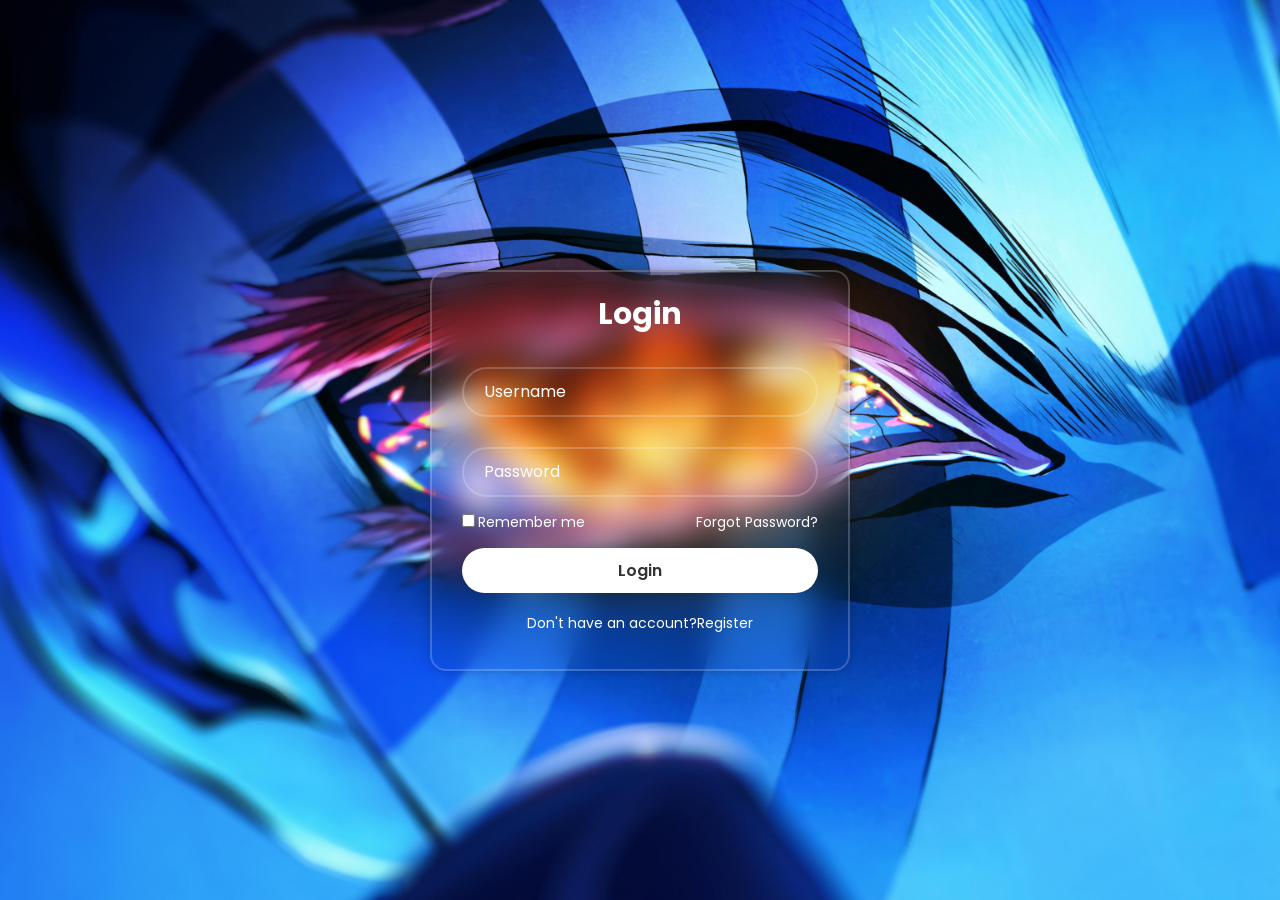
<file: Day 4/index.html>
<!DOCTYPE html>
<html lang="en">
<head>
    <meta charset="UTF-8">
    <title>Modern Glassmorphism Login Form</title>
    <link rel="stylesheet" href="style.css">
    
</head>
<body>
    <div class="wrapper">
        <form action="">
            <h1>Login</h1>
            <div class="input-box">
                <input type="text" placeholder="Username" required>
                <i class="bx bxs-user"></i>
            </div>
            <div class="input-box">
                <input type="password" placeholder="Password" required>
                <i class="bx bx-user"></i>
            </div>
            <div class="remember-forgot">
                <label><input type="checkbox">Remember me</label>
                <a href="#">Forgot Password?</a>
            </div>
            <button type="submit" class="btn">Login</button>
            <div class="register-link">
                <p>Don't have an account?<a href="#">Register</a></p>
            </div>
        </form>
    </div>
</body>
</html>
</file>
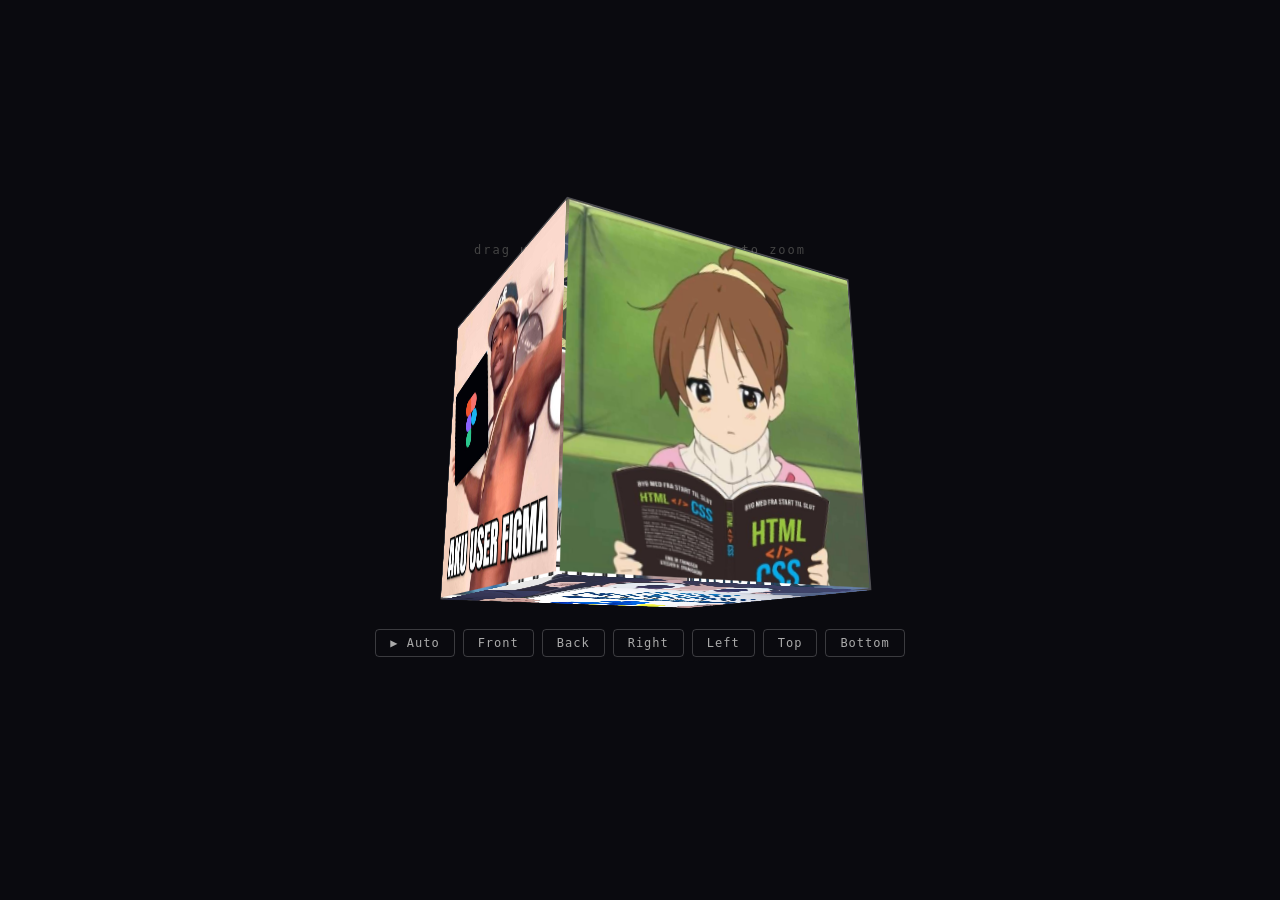
<file: Day 5/rev 2/index.html>
<!DOCTYPE html>
<html lang="en">
<head>
    <meta charset="UTF-8">
    <meta name="viewport" content="width=device-width, initial-scale=1.0">
    <title>3D Cube</title>
    <link rel="stylesheet" href="style.css">
</head>
<body>
    <div class="wrapper">
        <p class="hint">drag untuk rotate &nbsp;|&nbsp; Scroll to zoom</p>
        <div class="scene">
            <div class="cube" id="cube">
                <div class="front"><img src="1front.jpg" alt="front"></div>
                <div class="back"><img src="2back.jpg" alt="back"></div>
                <div class="right"><img src="3right.jpg" alt="right"></div>
                <div class="left"><img src="4left.jpg" alt="left"></div>
                <div class="top"><img src="5top.jpg" alt="top"></div>
                <div class="bottom"><img src="6bottom.jpg" alt="bottom"></div>
            </div>
        </div>
        <div class="controls">
            <button onclick="setView(15,0)">▶ Auto</button>
            <button onclick="setView(0,0)">Front</button>
            <button onclick="setView(0,180)">Back</button>
            <button onclick="setView(0,90)">Right</button>
            <button onclick="setView(0,-90)">Left</button>
            <button onclick="setView(90,0)">Top</button>
            <button onclick="setView(-90,0)">Bottom</button>
        </div>
    </div>

    <script src="script.js"></script>
</body>
</html>
</file>
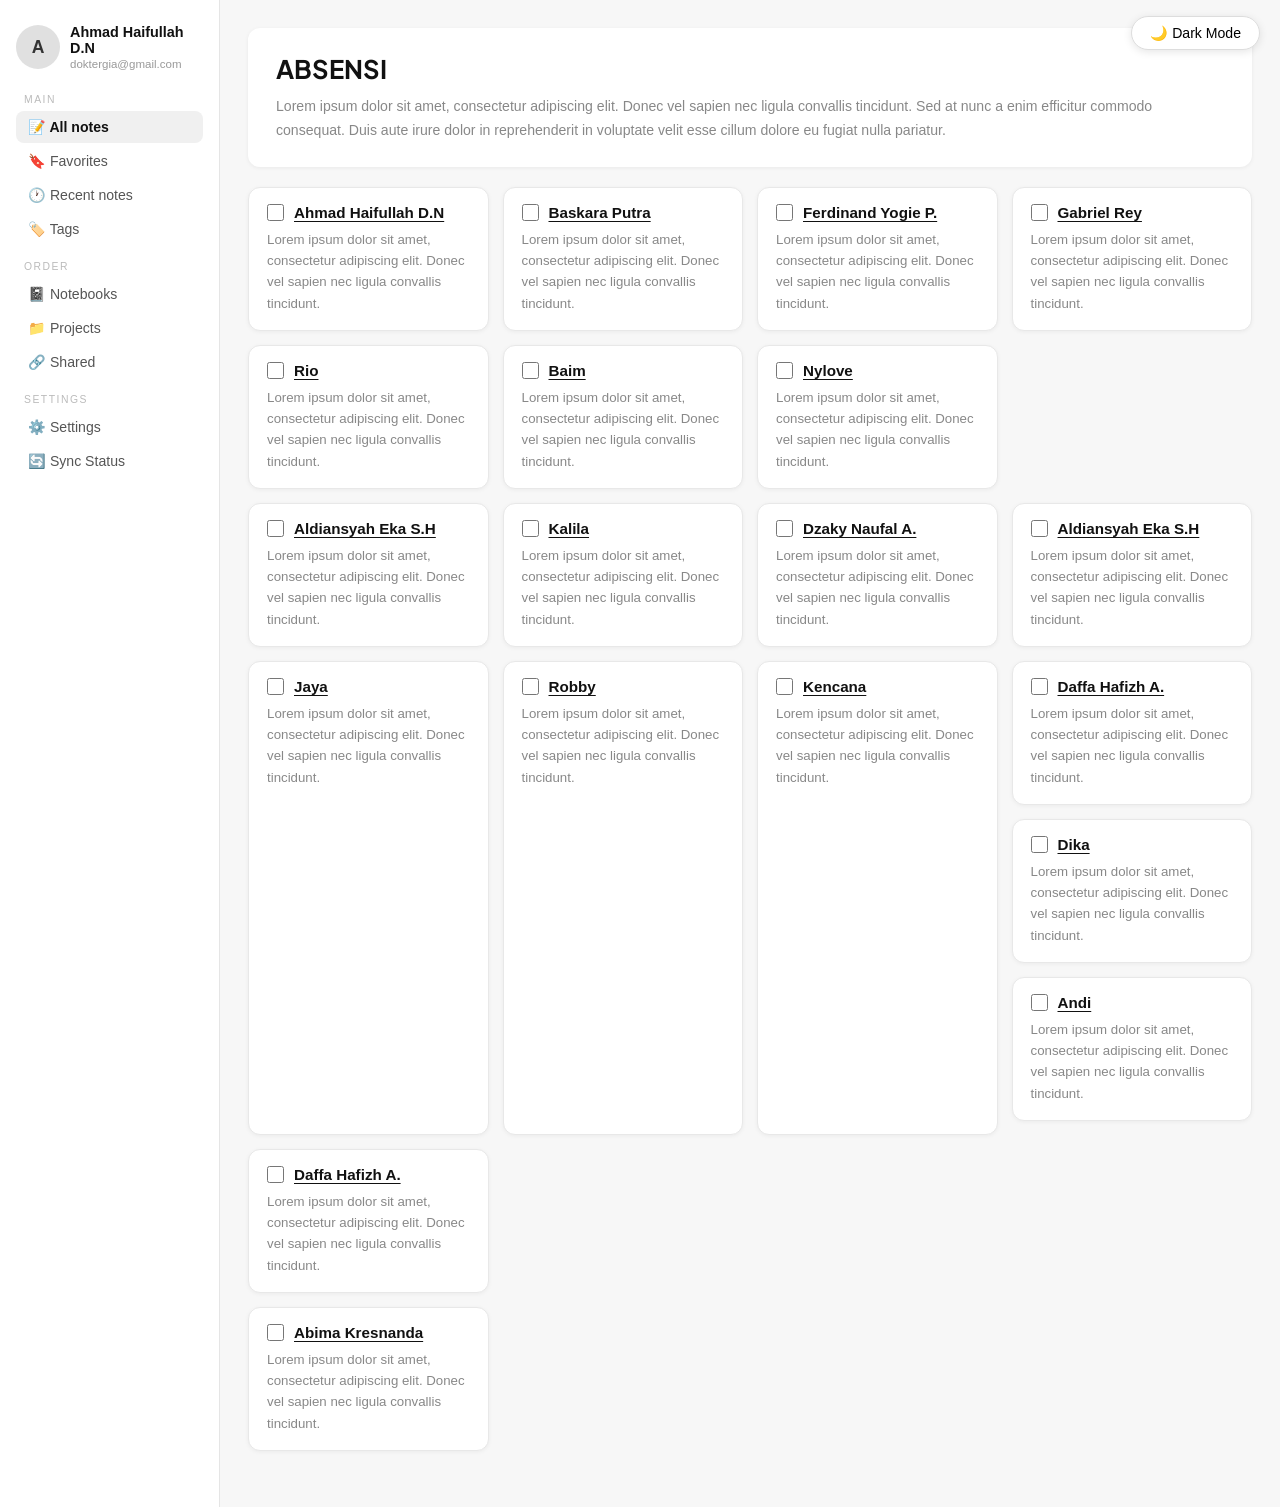
<file: Day 1/rev/Day 1.html>
<!DOCTYPE html>
<html lang="en">
  <head>
    <meta charset="UTF-8" />
    <title>My Canva App</title>
    <link rel="stylesheet" href="styles.css" />
    <link href="https://fonts.googleapis.com/css2?family=Plus+Jakarta+Sans:wght@300;400;600;700&display=swap" rel="stylesheet" />
  </head>
  <body>

    <!-- Tombol Dark/Light Mode -->
    <button id="toggleBtn" onclick="toggleMode()">🌙 Dark Mode</button>

    <!-- Wrapper utama -->
    <div class="container">

      <!-- SIDEBAR -->
      <div class="sidebar">
        <div class="profile">
          <div class="avatar">A</div>
          <div>
            <p class="nama">Ahmad Haifullah D.N</p>
            <p class="email">doktergia@gmail.com</p>
          </div>
        </div>

        <p class="menu-label">MAIN</p>
        <ul class="menu">
          <li class="active">📝 All notes</li>
          <li>🔖 Favorites</li>
          <li>🕐 Recent notes</li>
          <li>🏷️ Tags</li>
        </ul>

        <p class="menu-label">ORDER</p>
        <ul class="menu">
          <li>📓 Notebooks</li>
          <li>📁 Projects</li>
          <li>🔗 Shared</li>
        </ul>

        <p class="menu-label">SETTINGS</p>
        <ul class="menu">
          <li>⚙️ Settings</li>
          <li>🔄 Sync Status</li>
        </ul>
      </div>

      <!-- KONTEN UTAMA -->
      <main>

        <!-- Header Absensi -->
        <div class="header-box">
          <h1>ABSENSI</h1>
          <p>
            Lorem ipsum dolor sit amet, consectetur adipiscing elit. Donec vel sapien
            nec ligula convallis tincidunt. Sed at nunc a enim efficitur commodo
            consequat. Duis aute irure dolor in reprehenderit in voluptate velit esse
            cillum dolore eu fugiat nulla pariatur.
          </p>
        </div>

        <!-- Baris 1 -->
        <div class="row">
          <div class="card">
            <label class="absen">
              <input type="checkbox" onchange="toggleAbsen(this)">
              <h4>Ahmad Haifullah D.N</h4>
            </label>
            <p>Lorem ipsum dolor sit amet, consectetur adipiscing elit. Donec vel sapien nec ligula convallis tincidunt.</p>
          </div>

          <div class="card">
            <label class="absen">
              <input type="checkbox" onchange="toggleAbsen(this)">
              <h4>Baskara Putra</h4>
            </label>
            <p>Lorem ipsum dolor sit amet, consectetur adipiscing elit. Donec vel sapien nec ligula convallis tincidunt.</p>
          </div>

          <div class="card">
            <label class="absen">
              <input type="checkbox" onchange="toggleAbsen(this)">
              <h4>Ferdinand Yogie P.</h4>
            </label>
            <p>Lorem ipsum dolor sit amet, consectetur adipiscing elit. Donec vel sapien nec ligula convallis tincidunt.</p>
          </div>

          <div class="card">
            <label class="absen">
              <input type="checkbox" onchange="toggleAbsen(this)">
              <h4>Gabriel Rey</h4>
            </label>
            <p>Lorem ipsum dolor sit amet, consectetur adipiscing elit. Donec vel sapien nec ligula convallis tincidunt.</p>
          </div>

          <div class="card">
            <label class="absen">
              <input type="checkbox" onchange="toggleAbsen(this)">
              <h4>Rio</h4>
            </label>
            <p>Lorem ipsum dolor sit amet, consectetur adipiscing elit. Donec vel sapien nec ligula convallis tincidunt.</p>
          </div>

          <div class="card">
            <label class="absen">
              <input type="checkbox" onchange="toggleAbsen(this)">
              <h4>Baim</h4>
            </label>
            <p>Lorem ipsum dolor sit amet, consectetur adipiscing elit. Donec vel sapien nec ligula convallis tincidunt.</p>
          </div>

          <div class="card">
            <label class="absen">
              <input type="checkbox" onchange="toggleAbsen(this)">
              <h4>Nylove</h4>
            </label>
            <p>Lorem ipsum dolor sit amet, consectetur adipiscing elit. Donec vel sapien nec ligula convallis tincidunt.</p>
          </div>
        </div>

        <!-- Baris 2 -->
        <div class="row">
          <div class="card">
            <label class="absen">
              <input type="checkbox" onchange="toggleAbsen(this)">
              <h4>Aldiansyah Eka S.H</h4>
            </label>
            <p>Lorem ipsum dolor sit amet, consectetur adipiscing elit. Donec vel sapien nec ligula convallis tincidunt.</p>
          </div>

          <div class="card">
            <label class="absen">
              <input type="checkbox" onchange="toggleAbsen(this)">
              <h4>Kalila</h4>
            </label>
            <p>Lorem ipsum dolor sit amet, consectetur adipiscing elit. Donec vel sapien nec ligula convallis tincidunt.</p>
          </div>

          <div class="card">
            <label class="absen">
              <input type="checkbox" onchange="toggleAbsen(this)">
              <h4>Dzaky Naufal A.</h4>
            </label>
            <p>Lorem ipsum dolor sit amet, consectetur adipiscing elit. Donec vel sapien nec ligula convallis tincidunt.</p>
          </div>
          
          <div class="card">
            <label class="absen">
              <input type="checkbox" onchange="toggleAbsen(this)">
              <h4>Aldiansyah Eka S.H</h4>
            </label>
            <p>Lorem ipsum dolor sit amet, consectetur adipiscing elit. Donec vel sapien nec ligula convallis tincidunt.</p>
          </div>

          <div class="card">
            <label class="absen">
              <input type="checkbox" onchange="toggleAbsen(this)">
              <h4>Jaya</h4>
            </label>
            <p>Lorem ipsum dolor sit amet, consectetur adipiscing elit. Donec vel sapien nec ligula convallis tincidunt.</p>
          </div>

          <div class="card">
            <label class="absen">
              <input type="checkbox" onchange="toggleAbsen(this)">
              <h4>Robby</h4>
            </label>
            <p>Lorem ipsum dolor sit amet, consectetur adipiscing elit. Donec vel sapien nec ligula convallis tincidunt.</p>
          </div>

          <div class="card">
            <label class="absen">
              <input type="checkbox" onchange="toggleAbsen(this)">
              <h4>Kencana</h4>
            </label>
            <p>Lorem ipsum dolor sit amet, consectetur adipiscing elit. Donec vel sapien nec ligula convallis tincidunt.</p>
          </div>

        <!-- Baris 3 -->
        <div class="row">
          <div class="card">
            <label class="absen">
              <input type="checkbox" onchange="toggleAbsen(this)">
              <h4>Daffa Hafizh A.</h4>
            </label>
            <p>Lorem ipsum dolor sit amet, consectetur adipiscing elit. Donec vel sapien nec ligula convallis tincidunt.</p>
          </div>

          <div class="card">
            <label class="absen">
              <input type="checkbox" onchange="toggleAbsen(this)">
              <h4>Dika</h4>
            </label>
            <p>Lorem ipsum dolor sit amet, consectetur adipiscing elit. Donec vel sapien nec ligula convallis tincidunt.</p>
          </div>

          <div class="card">
            <label class="absen">
              <input type="checkbox" onchange="toggleAbsen(this)">
              <h4>Andi</h4>
            </label>
            <p>Lorem ipsum dolor sit amet, consectetur adipiscing elit. Donec vel sapien nec ligula convallis tincidunt.</p>
          </div>
        </div>

        <!-- Baris 4 -->
        <div class="row">
          <div class="card">
            <label class="absen">
              <input type="checkbox" onchange="toggleAbsen(this)">
              <h4>Daffa Hafizh A.</h4>
            </label>
            <p>Lorem ipsum dolor sit amet, consectetur adipiscing elit. Donec vel sapien nec ligula convallis tincidunt.</p>
          </div>

          <div class="card">
            <label class="absen">
              <input type="checkbox" onchange="toggleAbsen(this)">
              <h4>Abima Kresnanda</h4>
            </label>
            <p>Lorem ipsum dolor sit amet, consectetur adipiscing elit. Donec vel sapien nec ligula convallis tincidunt.</p>
          </div>
        </div>

      </main>
    </div>

    <script src="script.js"></script>
  </body>
</html>
</file>
<file: Day 4/style.css>
@import url("https://fonts.googleapis.com/css2?family=Poppins:wght@300;400;600;700;800&family=Dancing+Script:wght@700&display=swap");

* {
    margin: 0px;
    padding: 0px;
    box-sizing: border-box;
    font-family: "Poppins", sans-serif
}

body {
    display: flex;
    justify-content: center;
    align-items: center;
    min-height: 100vh;
    background: url(akaza.jpg)
    no-repeat;
    background-size: cover;
    background-position: center;
}

/* Liquid Glass */
.wrapper {
    margin-top: 40px;
    width: 420px;
    background-color: transparent;
    border: 2px solid rgba(255, 255, 255, 0.2);
    backdrop-filter: blur(15px);
    box-shadow: 0 0 10px rgba(0, 0, 0, 0.2);
    color:#fff;
    border-radius: 16px;
    padding: 20px 30px;
}

.wrapper h1 {
    font-size: 30px;
    text-align: center;
}

.wrapper .input-box {
    width: 100%;
    height: 50px;
    position: relative;
    margin: 30px 0;
}

/* Box bawah Login */
.input-box input {
    width: 100%;
    height: 100%;
    background:transparent;
    border: none;
    outline: none;
    border: 2px solid rgba(255, 255, 255, 0.2);
    border-radius:40px; /* border e tumpul */
    font-size: 16px;
    color: #fff;
    padding: 20px 45px 20px 20px;
}

.input-box input::placeholder {
    color: #fff;
}

.input-box i {
    position: absolute;
    right: 20px;
    top: 50%;
    transform: translateY(-50%);
    font-size: 20px;
}

/* bab 2 */
.wrapper .remember-forgot {
    display: flex;
    justify-content: space-between;
    font-size: 14px;
    margin: -15px 0 15px;
}

.remember-forgot label input {
    accent-color: #fff;
    margin-right: 3px;
}

.remember-forgot a {
    color: #fff;
    text-decoration: none;
}
.wrapper .btn {
    width: 100%;
    height: 45px;
    background: #fff;
    border: none;
    outline: none;
    border-radius: 40px; /* border e tumpul */
    box-shadow: 0 0 10px rgba(0, 0, 0, 0.1);
    cursor: pointer;
    font-size: 16px;
    color: #333;
    font-weight: 600;
}

/* bab 3 */
.wrapper .register-link {
    text-align: center;
    font-size: 14px;
    margin: 20px 0 15px;
}

.wrapper .register-link p a {
    color: #fff;
    text-decoration: none;
    font-weight: 600px;
}

.wrapper .register-link p a:hover {
    text-decoration: underline;
}
</file>
<file: Day 5/rev 2/style.css>
* {
    margin: 0;
    padding: 0;
    box-sizing: border-box;
}

body {
    background: #0a0a0f;
    display: flex;
    justify-content: center;
    align-items: center;
    min-height: 100vh;
    font-family: monospace;
    user-select: none;
}

.wrapper {
    display: flex;
    flex-direction: column;
    align-items: center;
    gap: 36px;
}

.scene {
    perspective: 800px;
    cursor: grab;
}
.scene:active {
    cursor: grabbing;
}

.cube {
    width: 300px;
    height: 300px;
    position: relative;
    transform-style: preserve-3d;
    transition: transform 0.05s linear;
}

.cube div {
    position: absolute;
    width: 300px;
    height: 300px;
    border: 2px solid rgba(255, 255, 255, 0.15);
    overflow: hidden;
}

.cube div img {
    width: 100%;
    height: 100%;
    object-fit: cover;
    display: block;
    pointer-events: none;
}

.front  { transform: rotateY(0deg)    translateZ(150px); }
.back   { transform: rotateY(180deg)  translateZ(150px); }
.right  { transform: rotateY(90deg)   translateZ(150px); }
.left   { transform: rotateY(-90deg)  translateZ(150px); }
.top    { transform: rotateX(90deg)   translateZ(150px); }
.bottom { transform: rotateX(-90deg)  translateZ(150px); }

.controls {
    display: flex;
    flex-wrap: wrap;
    justify-content: center;
    gap: 8px;
}

.controls button {
    background: transparent;
    border: 1px solid rgba(255,255,255,0.2);
    color: #aaa;
    padding: 6px 14px;
    font-family: monospace;
    font-size: 12px;
    letter-spacing: 1px;
    cursor: pointer;
    border-radius: 4px;
    transition: all 0.2s;
}

.controls button:hover {
    border-color: #fff;
    color: #fff;
    background: rgba(255,255,255,0.08);
}

.hint {
    color: #444;
    font-size: 12px;
    letter-spacing: 2px;
    text-align: center;
}
</file>
<file: Day 1/rev/styles.css>
* {
    margin: 0;
    padding: 0;
    box-sizing: border-box;
}

body {
    font-family: Arial, sans-serif;
    background: #f0f0f0;
    color: #333;
}

/* ===== LAYOUT UTAMA ===== */
.container {
    display: flex;
    min-height: 100vh;
}

/* ===== SIDEBAR ===== */
.sidebar {
    width: 220px;
    min-height: 100vh;
    background: #ffffff;
    padding: 24px 16px;
    border-right: 1px solid #e5e5e5;
    flex-shrink: 0;
}

.profile {
    display: flex;
    align-items: center;
    gap: 10px;
    margin-bottom: 24px;
}

.avatar {
    width: 44px;
    height: 44px;
    border-radius: 50%;
    background: #e0e0e0;
    display: flex;
    align-items: center;
    justify-content: center;
    font-weight: bold;
    font-size: 1.1rem;
    flex-shrink: 0;
}

.nama {
    font-weight: 700;
    font-size: 0.9rem;
    color: #111;
}

.email {
    font-size: 0.72rem;
    color: #999;
    margin-top: 2px;
}

.menu-label {
    font-size: 0.65rem;
    color: #bbb;
    letter-spacing: 1.5px;
    margin: 16px 0 6px 8px;
}

.menu {
    list-style: none;
}

.menu li {
    padding: 8px 12px;
    border-radius: 8px;
    cursor: pointer;
    font-size: 0.88rem;
    color: #555;
    margin-bottom: 2px;
}

.menu li:hover {
    background: #f5f5f5;
    color: #111;
}

.menu li.active {
    background: #f0f0f0;
    font-weight: 600;
    color: #111;
}

/* ===== MAIN CONTENT ===== */
main {
    flex: 1;
    padding: 28px;
    background: #f7f7f7;
}

/* ===== HEADER ABSENSI ===== */
.header-box {
    background: #ffffff;
    border-radius: 12px;
    padding: 24px 28px;
    margin-bottom: 20px;
    box-shadow: 0 1px 4px rgba(0,0,0,0.06);
}

.header-box h1 {
    font-family: 'Plus Jakarta Sans', sans-serif;
    font-size: 1.6rem;
    font-weight: 700;
    margin-bottom: 10px;
    color: #111;
    text-align: left;
}

.header-box p {
    font-size: 0.88rem;
    color: #888;
    line-height: 1.7;
}

/* ===== GRID CARD ===== */
.row {
    display: grid;
    grid-template-columns: repeat(auto-fill, minmax(220px, 1fr));
    gap: 14px;
    margin-bottom: 14px;
    width: 100%;
}

/* ===== CARD ===== */
.card {
    background: #ffffff;
    border: 1px solid #e8e8e8;
    border-radius: 12px;
    padding: 16px 18px;
    box-shadow: 0 1px 4px rgba(0,0,0,0.05);
    display: flex;
    flex-direction: column;
    gap: 8px;
    transition: box-shadow 0.2s, transform 0.2s;
    width: auto;
    margin: 0;
}

.card:hover {
    box-shadow: 0 4px 14px rgba(0,0,0,0.1);
    transform: translateY(-2px);
}

.absen {
    display: flex;
    align-items: center;
    gap: 10px;
    cursor: pointer;
}

.absen input[type="checkbox"] {
    width: 17px;
    height: 17px;
    cursor: pointer;
    accent-color: #4caf50;
    flex-shrink: 0;
}

.card h4 {
    font-size: 0.95rem;
    font-weight: 600;
    color: #111;
    text-decoration: underline;
    text-underline-offset: 3px;
}

.card p {
    font-size: 0.83rem;
    color: #888;
    line-height: 1.6;
    font-weight: 400;
    letter-spacing: 0;
    margin: 0;
}

/* nama dicoret saat dicentang */
.absen.hadir h4 {
    text-decoration: line-through;
    color: #4caf50;
}

/* ===== TOMBOL DARK/LIGHT MODE ===== */
#toggleBtn {
    position: fixed;
    top: 16px;
    right: 20px;
    padding: 8px 18px;
    border-radius: 20px;
    border: 1px solid #ddd;
    background: white;
    cursor: pointer;
    font-size: 0.88rem;
    z-index: 999;
    box-shadow: 0 2px 8px rgba(0,0,0,0.1);
}

/* ===== DARK MODE ===== */
body.dark {
    background: #1a1a1a;
    color: #eee;
}

body.dark .sidebar {
    background: #242424;
    border-color: #333;
}

body.dark .nama { color: #fff; }
body.dark .email { color: #777; }

body.dark .menu li { color: #aaa; }
body.dark .menu li.active,
body.dark .menu li:hover {
    background: #333;
    color: #fff;
}

body.dark main {
    background: #1a1a1a;
}

body.dark .card,
body.dark .header-box {
    background: #2d2d2d;
    border-color: #3a3a3a;
}

body.dark .card h4 { color: #fff; }
body.dark .card p { color: #aaa; }
body.dark .header-box h1 { color: #fff; }
body.dark .header-box p { color: #aaa; }

body.dark #toggleBtn {
    background: #333;
    color: #fff;
    border-color: #555;
}
</file>
